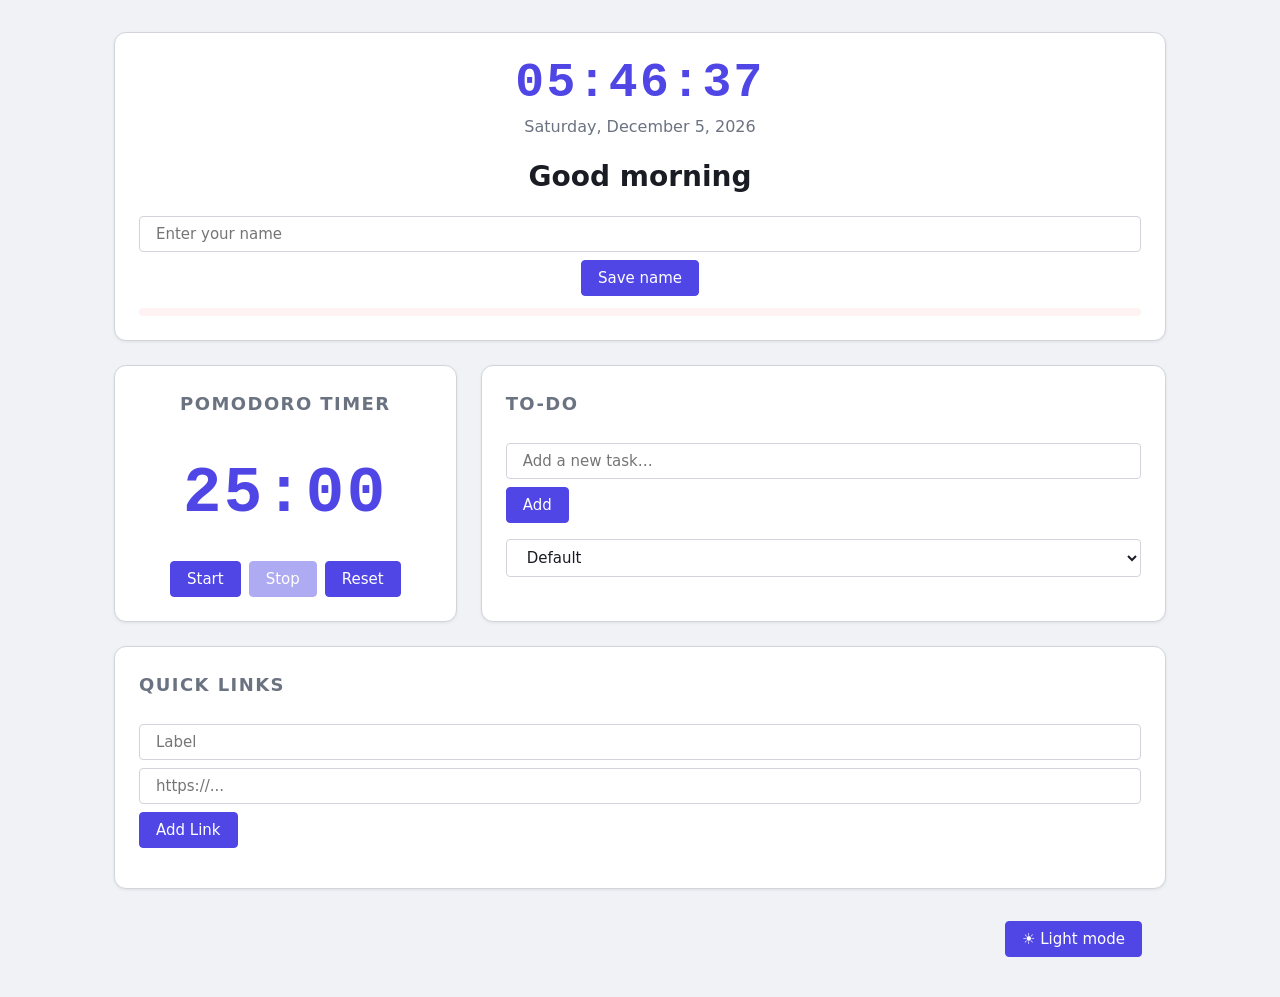
<file: index.html>
<!DOCTYPE html>
<html lang="en">
<head>
  <meta charset="UTF-8" />
  <meta name="viewport" content="width=device-width, initial-scale=1.0" />
  <title>Personal Dashboard</title>
  <link rel="stylesheet" href="css/style.css" />
  <!-- Flash-of-wrong-theme prevention: apply saved theme synchronously before any paint -->
  <script>
    (function () {
      try {
        var theme = JSON.parse(localStorage.getItem('dashboard_theme'));
        if (theme === 'dark' || theme === 'light') {
          document.documentElement.setAttribute('data-theme', theme);
        } else if (window.matchMedia && window.matchMedia('(prefers-color-scheme: dark)').matches) {
          document.documentElement.setAttribute('data-theme', 'dark');
        }
      } catch (e) {
        // localStorage unavailable or JSON parse error — fall through to default light theme
      }
    })();
  </script>
</head>
<body>
  <main class="dashboard">
    <!-- Widget 1: Greeting with live clock -->
    <section id="greeting" class="widget" aria-label="Greeting and clock">
    </section>

    <!-- Widget 2: Pomodoro Focus Timer -->
    <section id="timer" class="widget" aria-label="Pomodoro timer">
    </section>

    <!-- Widget 3: To-Do List -->
    <section id="todo" class="widget" aria-label="To-do list">
    </section>

    <!-- Widget 4: Quick Links -->
    <section id="links" class="widget" aria-label="Quick links">
    </section>

    <!-- Widget 5: Theme Toggle -->
    <section id="theme-toggle" class="widget" aria-label="Theme toggle">
    </section>
  </main>

  <script src="js/app.js" defer></script>
  <div id="toast" class="toast hidden" aria-live="polite" role="status"></div>
</body>
</html>
</file>
<file: css/style.css>
/* ==========================================================================
   Personal Dashboard — style.css
   Single stylesheet: CSS custom properties, base layout, widget styles,
   utility classes.
   Requirements: 5.1, 5.2, 7.1, 7.2
   ========================================================================== */

/* --------------------------------------------------------------------------
   1. CSS Custom Properties — Light Theme (default)
   Requirement 5.1: light theme applied by default
   -------------------------------------------------------------------------- */
:root {
  /* Background layers */
  --bg: #f0f2f5;
  --surface: #ffffff;
  --surface-alt: #e8eaf0;

  /* Text */
  --text: #1a1c23;
  --text-muted: #6b7280;

  /* Accent / interactive */
  --accent: #4f46e5;
  --accent-hover: #4338ca;
  --accent-text: #ffffff;

  /* Borders */
  --border: #d1d5db;
  --border-focus: #4f46e5;

  /* Status colours */
  --error: #dc2626;
  --error-bg: #fef2f2;
  --success: #16a34a;
  --warning: #d97706;

  /* Toast / notification */
  --toast-bg: #1f2937;
  --toast-text: #f9fafb;

  /* Shadows */
  --shadow-sm: 0 1px 3px rgba(0, 0, 0, 0.08);
  --shadow-md: 0 4px 12px rgba(0, 0, 0, 0.10);

  /* Spacing scale */
  --space-xs: 0.25rem;
  --space-sm: 0.5rem;
  --space-md: 1rem;
  --space-lg: 1.5rem;
  --space-xl: 2rem;

  /* Border radius */
  --radius-sm: 4px;
  --radius-md: 8px;
  --radius-lg: 12px;

  /* Typography */
  --font-sans: system-ui, -apple-system, BlinkMacSystemFont, "Segoe UI", Roboto,
    Helvetica, Arial, sans-serif;
  --font-mono: ui-monospace, "Cascadia Code", "Source Code Pro", Menlo, Consolas,
    monospace;

  /* Transitions */
  --transition-fast: 80ms ease;
  --transition-theme: 120ms ease;
}

/* --------------------------------------------------------------------------
   2. CSS Custom Properties — Dark Theme
   Requirement 5.2: switch to dark theme within 100 ms without page reload
   The [data-theme="dark"] attribute is set on <html> by the inline script
   in <head> before the first paint (prevents flash-of-wrong-theme).
   -------------------------------------------------------------------------- */
[data-theme="dark"] {
  --bg: #0f1117;
  --surface: #1a1d27;
  --surface-alt: #22263a;

  --text: #e8eaf0;
  --text-muted: #9ca3af;

  --accent: #818cf8;
  --accent-hover: #a5b4fc;
  --accent-text: #0f1117;

  --border: #2e3347;
  --border-focus: #818cf8;

  --error: #f87171;
  --error-bg: #2d1515;
  --success: #4ade80;
  --warning: #fbbf24;

  --toast-bg: #e5e7eb;
  --toast-text: #111827;

  --shadow-sm: 0 1px 3px rgba(0, 0, 0, 0.30);
  --shadow-md: 0 4px 12px rgba(0, 0, 0, 0.40);
}

/* --------------------------------------------------------------------------
   3. CSS Reset / Base
   -------------------------------------------------------------------------- */
*,
*::before,
*::after {
  box-sizing: border-box;
  margin: 0;
  padding: 0;
}

html {
  font-size: 16px;
  scroll-behavior: smooth;
}

body {
  font-family: var(--font-sans);
  background-color: var(--bg);
  color: var(--text);
  line-height: 1.6;
  min-height: 100vh;
  /* Theme colour transitions apply to background and text only; keep snappy */
  transition: background-color var(--transition-theme),
              color var(--transition-theme);
}

/* --------------------------------------------------------------------------
   4. Dashboard Grid Layout
   Five widget sections arranged in a responsive grid.
   Requirements: 7.1 (base layout from the start)
   -------------------------------------------------------------------------- */
.dashboard {
  display: grid;
  grid-template-areas:
    "greeting    greeting"
    "timer       todo"
    "links       links"
    "theme-ctrl  theme-ctrl";
  grid-template-columns: 1fr 2fr;
  grid-template-rows: auto auto auto auto;
  gap: var(--space-lg);
  max-width: 1100px;
  margin: 0 auto;
  padding: var(--space-xl) var(--space-lg);
}

/* Responsive: single-column on narrow screens */
@media (max-width: 680px) {
  .dashboard {
    grid-template-areas:
      "greeting"
      "timer"
      "todo"
      "links"
      "theme-ctrl";
    grid-template-columns: 1fr;
  }
}

/* Widget section base styles */
.widget {
  background-color: var(--surface);
  border: 1px solid var(--border);
  border-radius: var(--radius-lg);
  padding: var(--space-lg);
  box-shadow: var(--shadow-sm);
  transition: background-color var(--transition-theme),
              border-color var(--transition-theme);
}

/* Grid area assignments */
#greeting    { grid-area: greeting; }
#timer       { grid-area: timer; }
#todo        { grid-area: todo; }
#links       { grid-area: links; }
#theme-toggle { grid-area: theme-ctrl; }

/* --------------------------------------------------------------------------
   5. Widget — Greeting
   -------------------------------------------------------------------------- */
#greeting {
  text-align: center;
}

#clock {
  font-family: var(--font-mono);
  font-size: 3rem;
  font-weight: 700;
  letter-spacing: 0.05em;
  color: var(--accent);
  line-height: 1.1;
}

#date {
  font-size: 1rem;
  color: var(--text-muted);
  margin-top: var(--space-xs);
}

#greeting-text {
  font-size: 1.75rem;
  font-weight: 600;
  margin-top: var(--space-md);
}

#name-form {
  display: flex;
  flex-wrap: wrap;
  gap: var(--space-sm);
  justify-content: center;
  align-items: flex-start;
  margin-top: var(--space-md);
}

/* --------------------------------------------------------------------------
   6. Widget — Pomodoro Timer
   -------------------------------------------------------------------------- */
#timer {
  display: flex;
  flex-direction: column;
  align-items: center;
  gap: var(--space-md);
}

#timer-display {
  font-family: var(--font-mono);
  font-size: 4rem;
  font-weight: 700;
  letter-spacing: 0.04em;
  color: var(--accent);
}

.timer-controls {
  display: flex;
  gap: var(--space-sm);
  flex-wrap: wrap;
  justify-content: center;
}

#timer-notification {
  width: 100%;
  text-align: center;
  font-weight: 600;
  color: var(--success);
  background-color: var(--surface-alt);
  border: 1px solid var(--border);
  border-radius: var(--radius-md);
  padding: var(--space-sm) var(--space-md);
}

/* --------------------------------------------------------------------------
   7. Widget — To-Do List
   -------------------------------------------------------------------------- */
#todo {
  display: flex;
  flex-direction: column;
  gap: var(--space-md);
}

.todo-input-row {
  display: flex;
  gap: var(--space-sm);
  align-items: flex-start;
  flex-wrap: wrap;
}

.todo-controls {
  display: flex;
  align-items: center;
  gap: var(--space-sm);
  flex-wrap: wrap;
}

#todo-list {
  list-style: none;
  display: flex;
  flex-direction: column;
  gap: var(--space-xs);
  max-height: 400px;
  overflow-y: auto;
}

.todo-item {
  display: flex;
  align-items: center;
  gap: var(--space-sm);
  padding: var(--space-sm) var(--space-md);
  background-color: var(--surface-alt);
  border: 1px solid var(--border);
  border-radius: var(--radius-md);
  transition: background-color var(--transition-theme);
}

.todo-item-description {
  flex: 1;
  min-width: 0;
  word-break: break-word;
}

/* --------------------------------------------------------------------------
   8. Widget — Quick Links
   -------------------------------------------------------------------------- */
#links {
  display: flex;
  flex-direction: column;
  gap: var(--space-md);
}

.links-form {
  display: flex;
  gap: var(--space-sm);
  flex-wrap: wrap;
  align-items: flex-start;
}

#links-panel {
  display: flex;
  flex-wrap: wrap;
  gap: var(--space-sm);
}

.link-item {
  display: flex;
  align-items: center;
  gap: var(--space-xs);
}

/* --------------------------------------------------------------------------
   9. Widget — Theme Toggle
   -------------------------------------------------------------------------- */
#theme-toggle {
  display: flex;
  align-items: center;
  justify-content: flex-end;
  padding: var(--space-sm) var(--space-lg);
  background-color: transparent;
  border: none;
  box-shadow: none;
}

/* --------------------------------------------------------------------------
   10. Common Form Elements
   -------------------------------------------------------------------------- */
input[type="text"],
input[type="url"],
select {
  font-family: var(--font-sans);
  font-size: 0.9375rem;
  color: var(--text);
  background-color: var(--surface);
  border: 1px solid var(--border);
  border-radius: var(--radius-sm);
  padding: var(--space-sm) var(--space-md);
  outline: none;
  transition: border-color var(--transition-fast),
              box-shadow var(--transition-fast),
              background-color var(--transition-theme);
  width: 100%;
}

input[type="text"]:focus,
input[type="url"]:focus,
select:focus {
  border-color: var(--border-focus);
  box-shadow: 0 0 0 3px rgba(79, 70, 229, 0.15);
}

[data-theme="dark"] input[type="text"]:focus,
[data-theme="dark"] input[type="url"]:focus,
[data-theme="dark"] select:focus {
  box-shadow: 0 0 0 3px rgba(129, 140, 248, 0.20);
}

button {
  font-family: var(--font-sans);
  font-size: 0.9375rem;
  font-weight: 500;
  cursor: pointer;
  border: 1px solid var(--accent);
  border-radius: var(--radius-sm);
  padding: var(--space-sm) var(--space-md);
  background-color: var(--accent);
  color: var(--accent-text);
  outline: none;
  transition: background-color var(--transition-fast),
              border-color var(--transition-fast),
              opacity var(--transition-fast);
  white-space: nowrap;
}

button:hover:not(:disabled) {
  background-color: var(--accent-hover);
  border-color: var(--accent-hover);
}

button:focus-visible {
  box-shadow: 0 0 0 3px rgba(79, 70, 229, 0.30);
}

button:disabled {
  opacity: 0.45;
  cursor: not-allowed;
}

/* Secondary / ghost button variant */
button.btn-ghost {
  background-color: transparent;
  color: var(--accent);
  border-color: var(--border);
}

button.btn-ghost:hover:not(:disabled) {
  background-color: var(--surface-alt);
  border-color: var(--accent);
}

/* Danger button variant */
button.btn-danger {
  background-color: transparent;
  color: var(--error);
  border-color: var(--border);
}

button.btn-danger:hover:not(:disabled) {
  background-color: var(--error-bg);
  border-color: var(--error);
}

/* Widget headings */
.widget h2 {
  font-size: 1.125rem;
  font-weight: 600;
  color: var(--text-muted);
  text-transform: uppercase;
  letter-spacing: 0.08em;
  margin-bottom: var(--space-sm);
}

/* --------------------------------------------------------------------------
   11. Utility Classes
   -------------------------------------------------------------------------- */

/* Applied to completed to-do items — Requirement 3.3 */
.strikethrough {
  text-decoration: line-through;
  color: var(--text-muted);
  opacity: 0.75;
}

/* Generic hide-from-view (keeps element in DOM) — used by timer notification,
   toast, etc. */
.hidden {
  display: none !important;
}

/* Non-blocking toast notification — Requirement 6.4, 3.13, 4.7, 5.6 */
.toast {
  position: fixed;
  bottom: var(--space-xl);
  left: 50%;
  transform: translateX(-50%) translateY(0);
  background-color: var(--toast-bg);
  color: var(--toast-text);
  font-size: 0.9375rem;
  padding: var(--space-sm) var(--space-lg);
  border-radius: var(--radius-lg);
  box-shadow: var(--shadow-md);
  z-index: 1000;
  pointer-events: none;
  opacity: 1;
  transition: opacity 400ms ease, transform 400ms ease;
  max-width: 90vw;
  text-align: center;
}

/* State: toast fading out — add this class via JS to trigger CSS transition */
.toast--fading {
  opacity: 0;
  transform: translateX(-50%) translateY(0.75rem);
}

/* Inline validation / error message — Requirement 1.10, 3.2, 4.2 */
.inline-error {
  display: block;
  font-size: 0.8125rem;
  color: var(--error);
  background-color: var(--error-bg);
  border-radius: var(--radius-sm);
  padding: var(--space-xs) var(--space-sm);
  margin-top: var(--space-xs);
  /* Width fits the nearest positioned ancestor or the widget column */
  width: 100%;
}

/* Inline notice (non-error, e.g. data-load warning) */
.inline-notice {
  display: block;
  font-size: 0.8125rem;
  color: var(--warning);
  background-color: var(--surface-alt);
  border: 1px solid var(--border);
  border-radius: var(--radius-sm);
  padding: var(--space-xs) var(--space-sm);
  margin-top: var(--space-xs);
  width: 100%;
}

/* Screen-reader only helper */
.sr-only {
  position: absolute;
  width: 1px;
  height: 1px;
  padding: 0;
  margin: -1px;
  overflow: hidden;
  clip: rect(0, 0, 0, 0);
  white-space: nowrap;
  border: 0;
}
</file>
